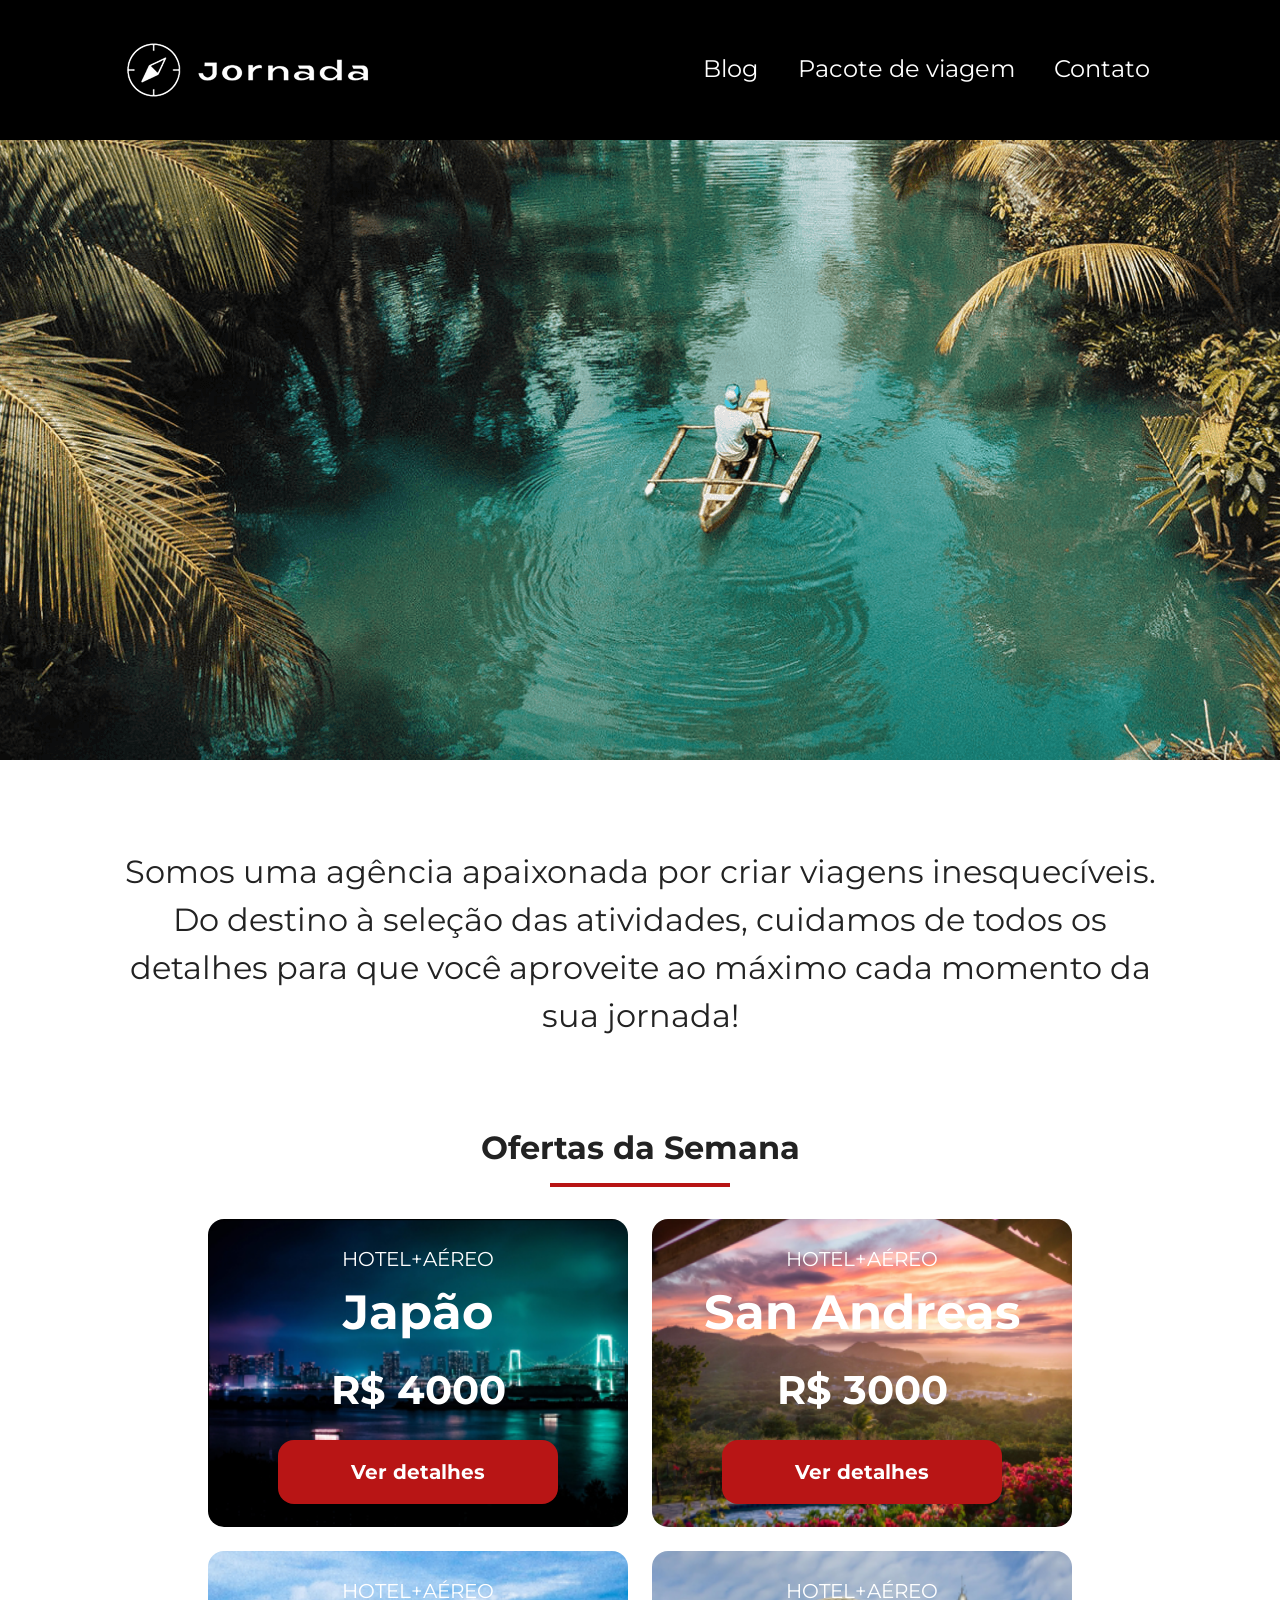
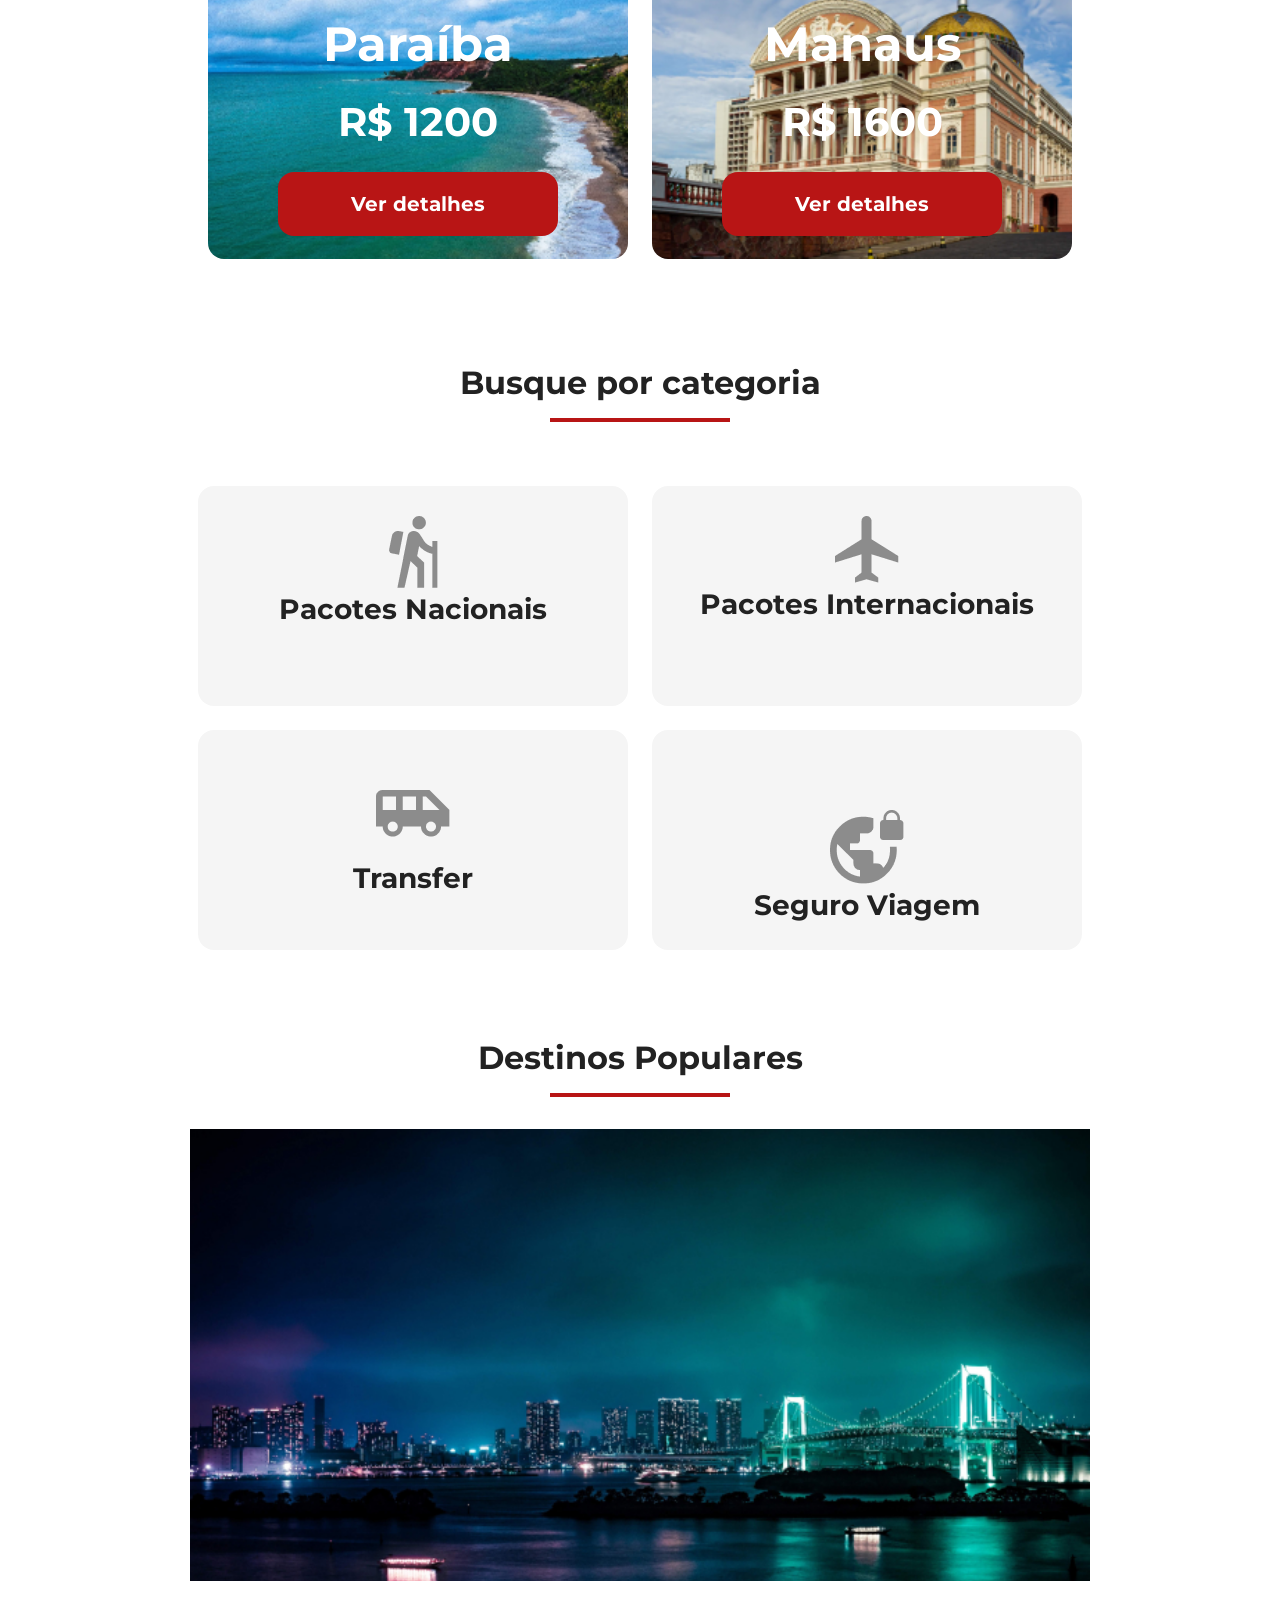
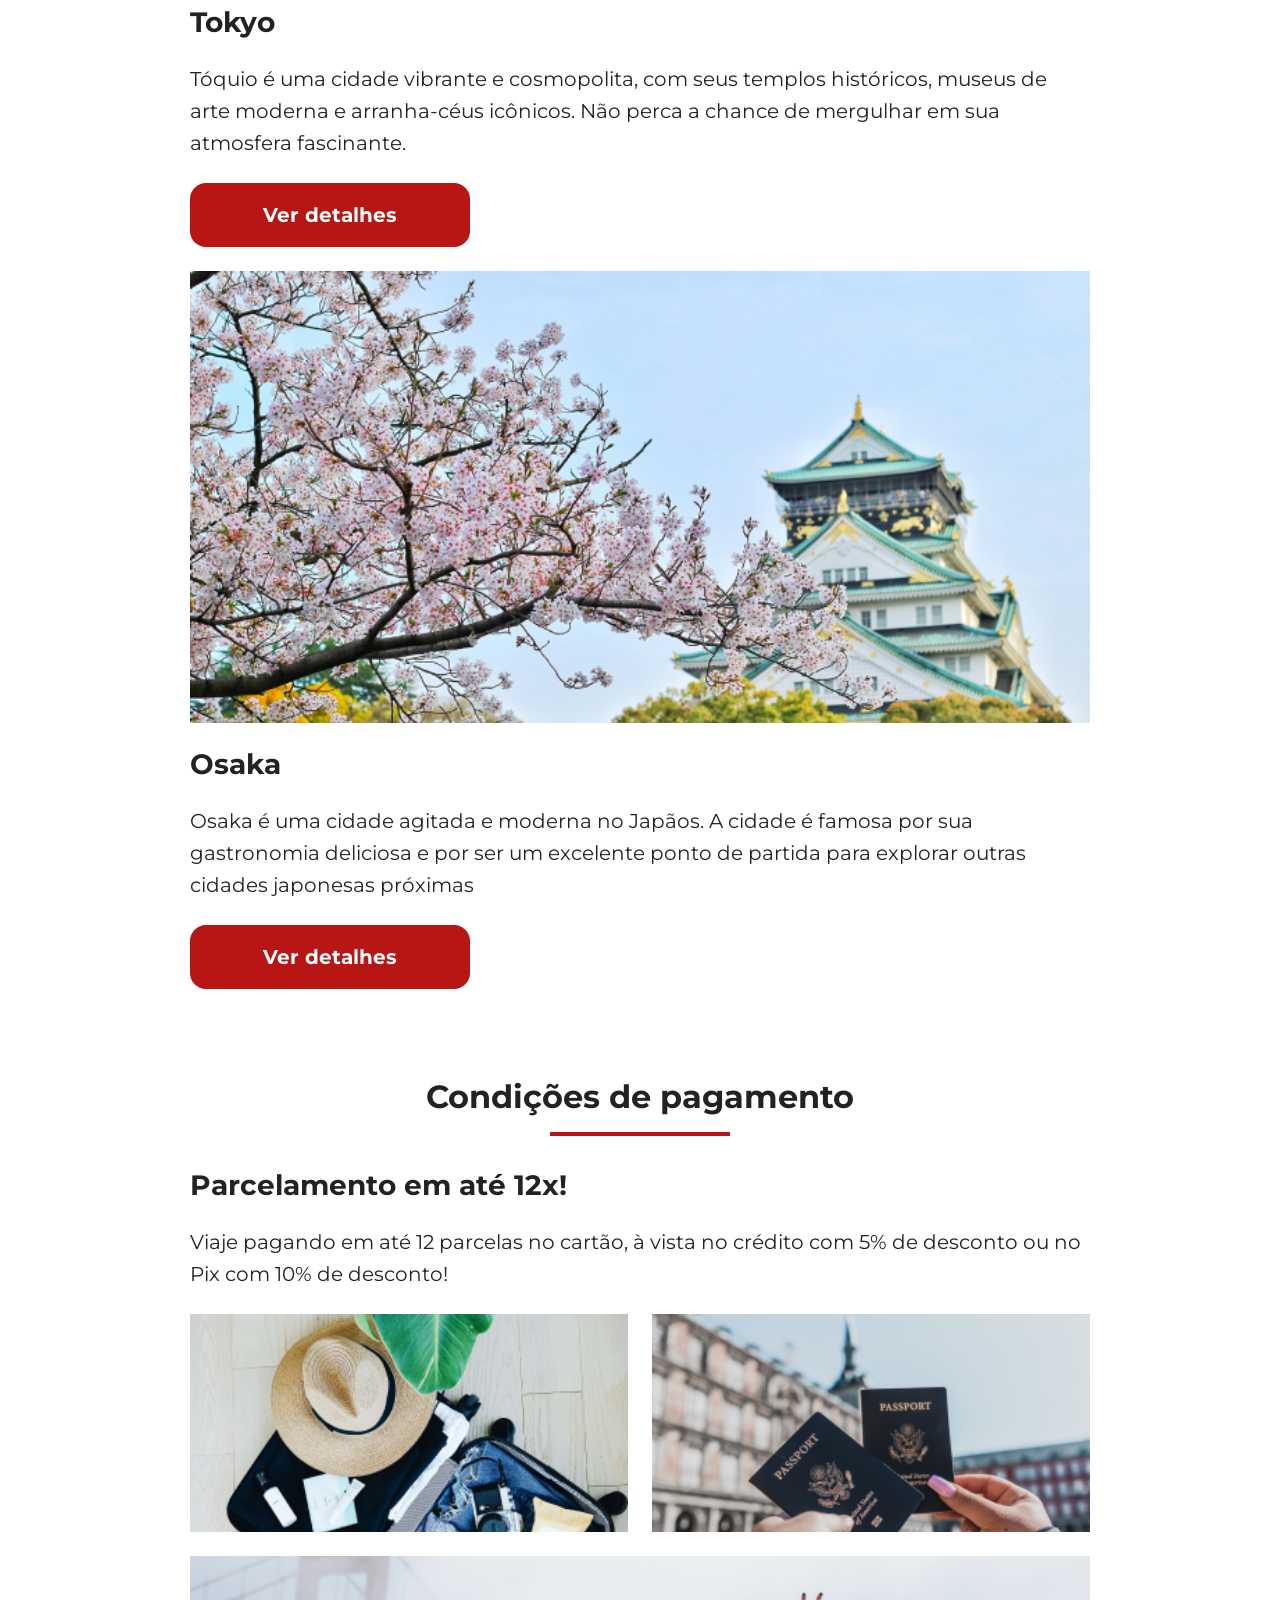
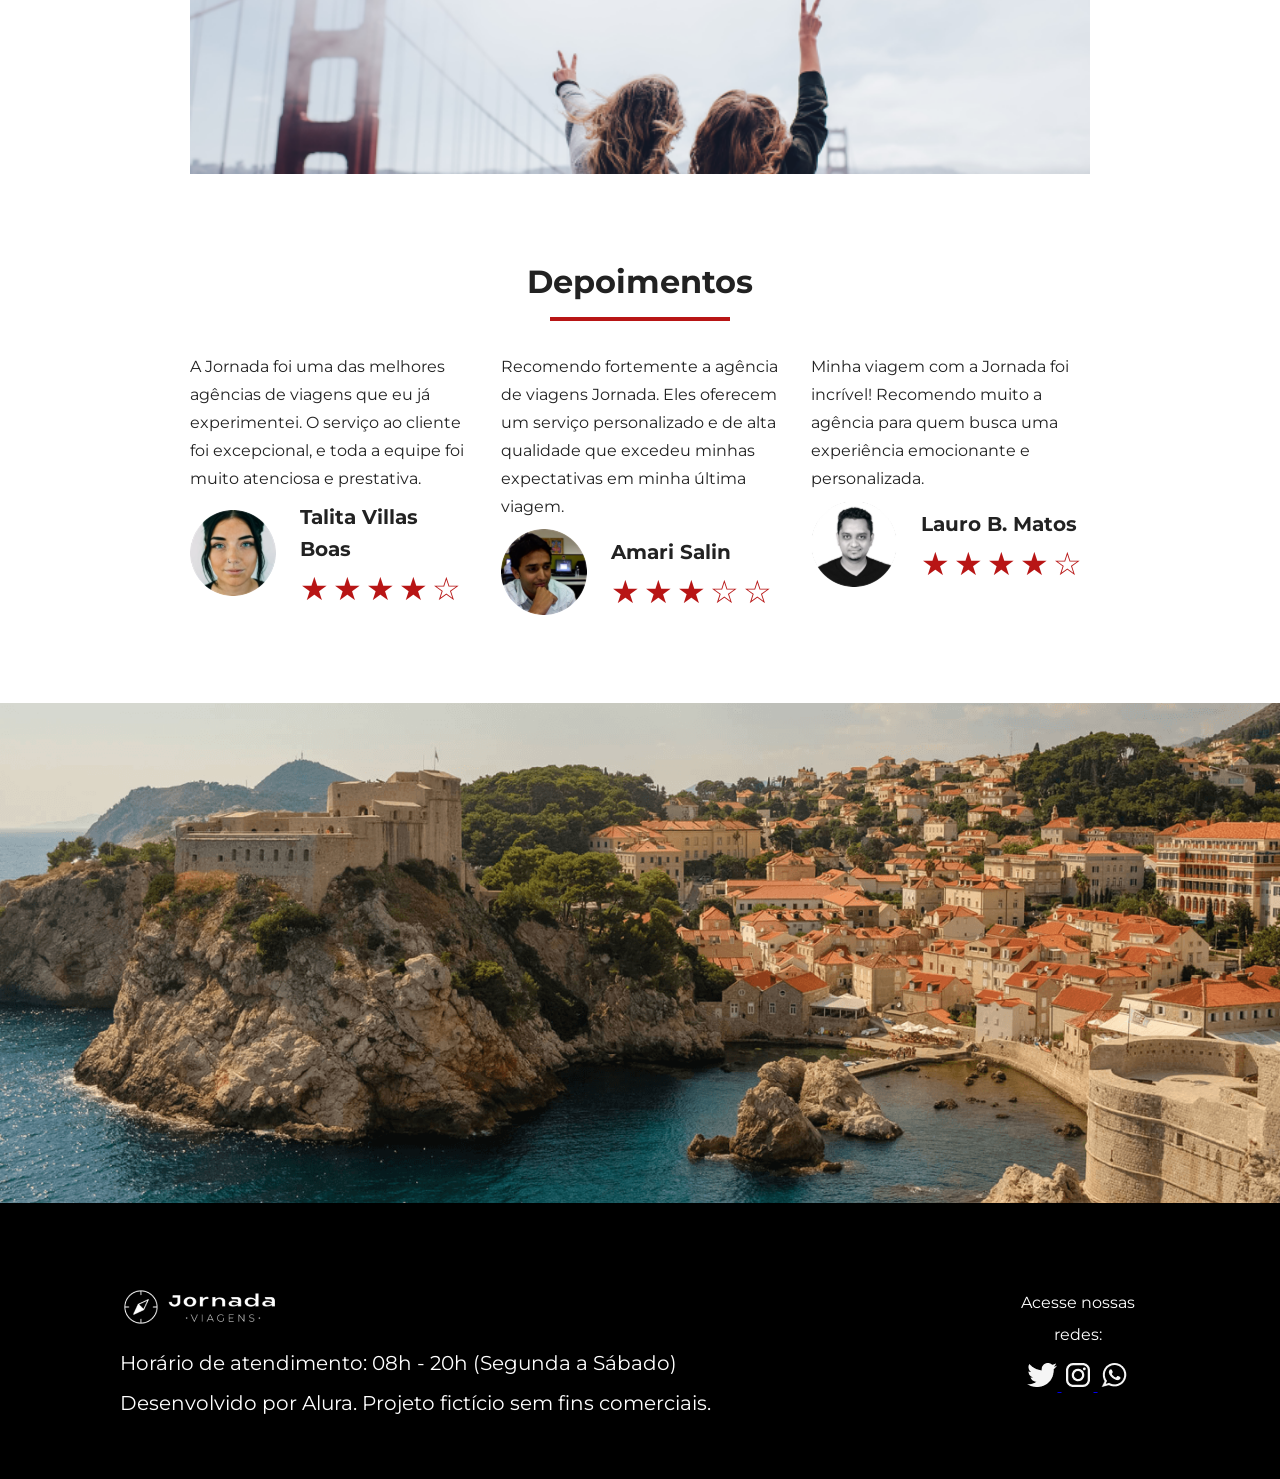
<file: index.html>
<!doctype html>
<html lang="pt-BR">
  <head>
    <meta charset="UTF-8" />
    <meta name="viewport" content="width=device-width, initial-scale=1.0" />
    <meta
      name="description"
      content="Jornada viagens, agência apaixonada por criar viagens inesquecíveis"
    />
    <meta name="og:title" content="Jornada viagens" />
    <meta
      name="og:description"
      content="Jornada viagens, agência apaixonada por criar viagens inesquecíveis"
    />
    <meta name="og:image" content="" />
    <meta name="og:type" content="Website" />
    <meta
      name="og:url"
      content="http://127.0.0.1:5500/Jornada-viagens/index.html"
    />
    <link rel="icon" href="favico.png" />
    <link rel="stylesheet" href="./css/style.css" />
    <title>Jornada Viagens</title>
  </head>
  <body>
    <header class="main-header">
      <a class="logo" href="index.html" title="Voltar para pagina inicial">
        <img
          class="img-mobile"
          src="img/bussula_jornada_branca.png"
          alt="Bussula do logo Jornada Viagens na cor branca"
        />
        <img
          class="img-desktop"
          src="img/bussula-texto-jornada-branco.png"
          alt="Bussula do logo Jornada Viagens na cor branca"
        />
      </a>
      <div class="navigation-menu">
        <label for="menu">
          <img src="img/menu.png" alt="Menu" />
        </label>
        <input type="checkbox" id="menu" hidden />
        <nav>
          <ul class="list-links">
            <li>
              <a href="blog.html" target="_blank" title="Acessar Blog">Blog</a>
            </li>
            <li>
              <a
                href="pacote-viagem.html"
                target="_blank"
                title="Acessar Pacotes de viagem"
                >Pacote de viagem</a
              >
            </li>
            <li>
              <a href="contato.html" target="_blank" title="Acessar Contato"
                >Contato</a
              >
            </li>
          </ul>
        </nav>
      </div>
    </header>
    <section class="hero">
      <div class="hero-img"></div>
      <h2>
        Somos uma agência apaixonada por criar viagens inesquecíveis. Do destino
        à seleção das atividades, cuidamos de todos os detalhes para que você
        aproveite ao máximo cada momento da sua jornada!
      </h2>
    </section>
    <section class="offers">
      <div class="section-title">
        <h2>Ofertas da Semana</h2>
        <hr />
      </div>
      <div class="offers-cards">
        <article class="card japao">
          <header>
            <p class="content-text">HOTEL+AÉREO</p>
            <h3 class="content-title">
              Japão <br />
              <span>R$ 4000</span>
            </h3>
          </header>
          <footer>
            <a href="#" class="button">Ver detalhes</a>
          </footer>
        </article>
        <article class="card san-andreas">
          <header>
            <p class="content-text">HOTEL+AÉREO</p>
            <h3 class="content-title">
              San Andreas <br />
              <span>R$ 3000</span>
            </h3>
          </header>
          <footer>
            <a href="#" class="button">Ver detalhes</a>
          </footer>
        </article>
        <article class="card paraiba">
          <header>
            <p class="content-text">HOTEL+AÉREO</p>
            <h3 class="content-title">
              Paraíba <br />
              <span>R$ 1200</span>
            </h3>
          </header>
          <footer>
            <a href="#" class="button">Ver detalhes</a>
          </footer>
        </article>
        <article class="card manaus">
          <header>
            <p class="content-text">HOTEL+AÉREO</p>
            <h3 class="content-title">
              Manaus <br />
              <span>R$ 1600</span>
            </h3>
          </header>
          <footer>
            <a href="#" class="button">Ver detalhes</a>
          </footer>
        </article>
      </div>
    </section>
    <section class="search-cards">
      <div class="section-title">
        <h2>Busque por categoria</h2>
        <hr />
      </div>
      <div class="categories-cards">
        <a
          class="card"
          href="#"
          target="_blank"
          title="Busque pela categoria Pacotes Nacionais"
        >
          <img
            src="img/icone-pacotes-nacionais.png"
            alt="Icone cinza representando uma pessoa fazendo tracking"
          />
          <h3 class="content-title">Pacotes Nacionais</h3>
        </a>
        <a
          class="card"
          href="#"
          target="_blank"
          title="Busque pela categoria Pacotes Internacionais"
        >
          <img
            src="img/icone-pacotes-internacionais.png"
            alt="Icone cinza representando um avião"
          />
          <h3 class="content-title">Pacotes Internacionais</h3>
        </a>
        <a
          class="card single-line transfer"
          href="#"
          target="_blank"
          title="Busque pela categoria transfer"
        >
          <img
            src="img/icone-transfer.png"
            alt="Icone cinza representando uma van"
          />
          <h3 class="content-title">Transfer</h3>
        </a>
        <a
          class="card single-line"
          href="#"
          target="_blank"
          title="Busque pela categoria Seguro Viagem"
        >
          <img
            src="img/icone-seguro-viagem.png"
            alt="Icone cinza representando um globo e um cadeado"
          />
          <h3 class="content-title">Seguro Viagem</h3>
        </a>
      </div>
    </section>
    <section class="popular-destiny">
      <div class="section-title">
        <h2>Destinos Populares</h2>
        <hr />
      </div>
      <div class="popular-cards">
        <article class="destiny tokyo">
          <header>
            <div class="destiny-img"></div>
            <h3 class="content-title">Tokyo</h3>
          </header>
          <p class="content-text">
            Tóquio é uma cidade vibrante e cosmopolita, com seus templos
            históricos, museus de arte moderna e arranha-céus icônicos. Não
            perca a chance de mergulhar em sua atmosfera fascinante.
          </p>
          <footer>
            <a
              href="#"
              class="button"
              target="_blank"
              title="Veja mais detalhes dp destino Tokyo"
              >Ver detalhes</a
            >
          </footer>
        </article>
        <article class="destiny osaka">
          <header>
            <div class="destiny-img"></div>
            <h3 class="content-title">Osaka</h3>
          </header>
          <p class="content-text">
            Osaka é uma cidade agitada e moderna no Japãos. A cidade é famosa
            por sua gastronomia deliciosa e por ser um excelente ponto de
            partida para explorar outras cidades japonesas próximas
          </p>
          <footer>
            <a
              href="#"
              class="button"
              target="_blank"
              title="Veja mais detalhes dp destino Osaka"
              >Ver detalhes</a
            >
          </footer>
        </article>
      </div>
    </section>
    <section class="payments">
      <div class="section-title">
        <h2>Condições de pagamento</h2>
        <hr />
      </div>
      <div class="content-container">
        <div class="text-content">
          <h3 class="content-title">Parcelamento em até 12x!</h3>
          <p class="content-text">
            Viaje pagando em até 12 parcelas no cartão, à vista no crédito com
            5% de desconto ou no Pix com 10% de desconto!
          </p>
        </div>
        <div class="image-content">
          <div class="image bag"></div>
          <div class="image passaport"></div>
          <div class="image people colspan-2"></div>
        </div>
      </div>
    </section>
    <section class="testimonials">
      <div class="section-title">
        <h2>Depoimentos</h2>
        <hr />
      </div>
      <div class="testimonial-container">
        <article>
          <header>
            <p>
              A Jornada foi uma das melhores agências de viagens que eu já
              experimentei. O serviço ao cliente foi excepcional, e toda a
              equipe foi muito atenciosa e prestativa.
            </p>
          </header>
          <footer>
            <img
              src="img/avatar-talita.png"
              alt="imagem de perfil da cliente Talita Villas Boas"
            />
            <div class="profile-content">
              <h3>Talita Villas Boas</h3>
              <div class="rating">
                <span class="star">★</span>
                <span class="star">★</span>
                <span class="star">★</span>
                <span class="star">★</span>
                <span class="star">☆</span>
              </div>
            </div>
          </footer>
        </article>
        <article>
          <header>
            <p>
              Recomendo fortemente a agência de viagens Jornada. Eles oferecem
              um serviço personalizado e de alta qualidade que excedeu minhas
              expectativas em minha última viagem.
            </p>
          </header>
          <footer>
            <img
              src="img/avatar-amari.png"
              alt="imagem de perfil da cliente Amari Salin"
            />
            <div class="profile-content">
              <h3>Amari Salin</h3>
              <div class="rating">
                <span class="star">★</span>
                <span class="star">★</span>
                <span class="star">★</span>
                <span class="star">☆</span>
                <span class="star">☆</span>
              </div>
            </div>
          </footer>
        </article>
        <article>
          <header>
            <p>
              Minha viagem com a Jornada foi incrível! Recomendo muito a agência
              para quem busca uma experiência emocionante e personalizada.
            </p>
          </header>
          <footer>
            <img
              src="img/avatar-lauro.png"
              alt="imagem de perfil da cliente Lauro B. Matos"
            />
            <div class="profile-content">
              <h3>Lauro B. Matos</h3>
              <div class="rating">
                <span class="star">★</span>
                <span class="star">★</span>
                <span class="star">★</span>
                <span class="star">★</span>
                <span class="star">☆</span>
              </div>
            </div>
          </footer>
        </article>
      </div>
    </section>
    <section class="bottom-hero">
      <div class="hero-img"></div>
    </section>
    <footer class="main-footer">
      <div class="footer-content">
        <img
          src="img/logo-footer.png"
          alt="Logo do site jornada viagens com o nome"
        />
        <p>Horário de atendimento: 08h - 20h (Segunda a Sábado)</p>
        <p>Desenvolvido por Alura. Projeto fictício sem fins comerciais.</p>
      </div>
      <div class="footer-social">
        <p>Acesse nossas redes:</p>
        <a href="#" target="_blank" title="Acesse o Twitter do Jornada Viagens">
          <img src="img/img-twiter.png" alt="Icone do twitter" />
        </a>
        <a
          href="#"
          target="_blank"
          title="Acesse o Instagram do Jornada Viagens"
        >
          <img src="img/img-instragam.png" alt="Icone instragram" />
        </a>
        <a
          href="#"
          target="_blank"
          title="Acesse o Whatsapp do Jornada Viagens"
        >
          <img src="img/img-whatsapp.png" alt="Icone do whatsapp" />
        </a>
      </div>
    </footer>
  </body>
</html>
</file>
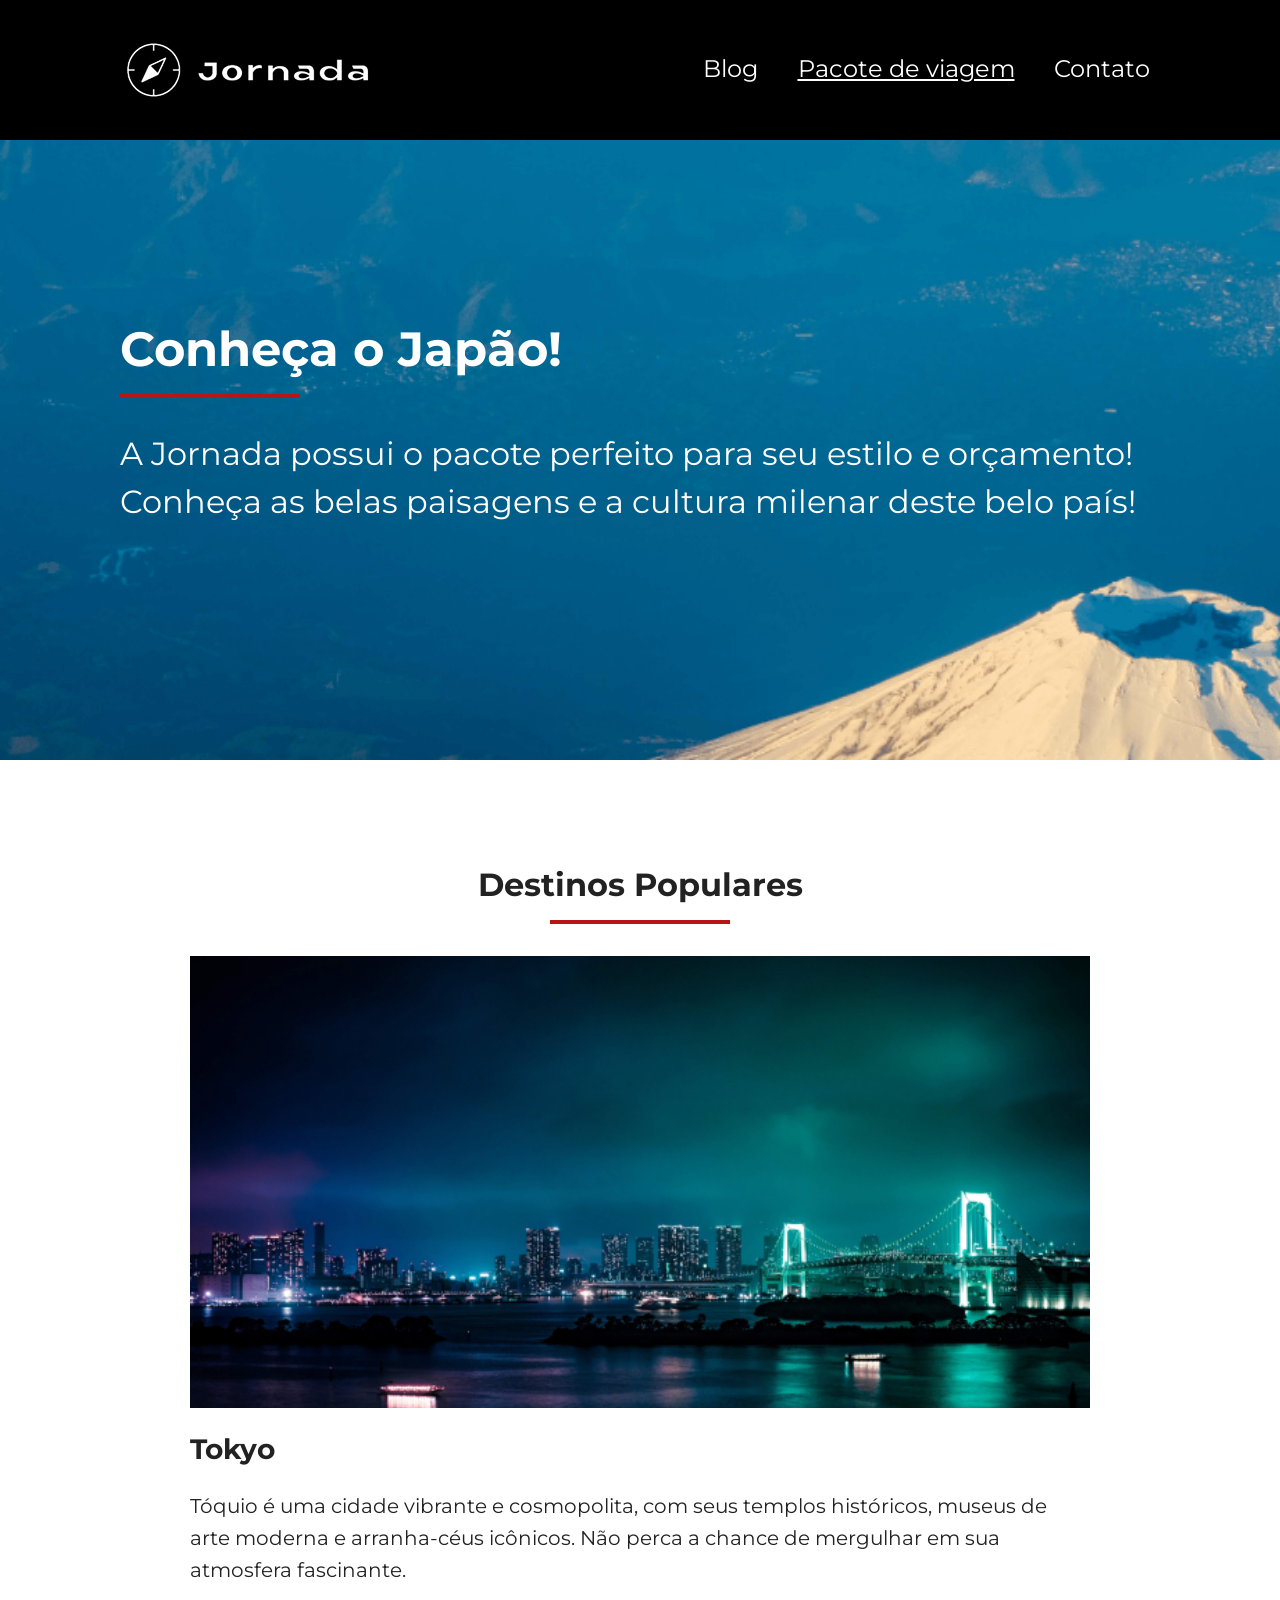
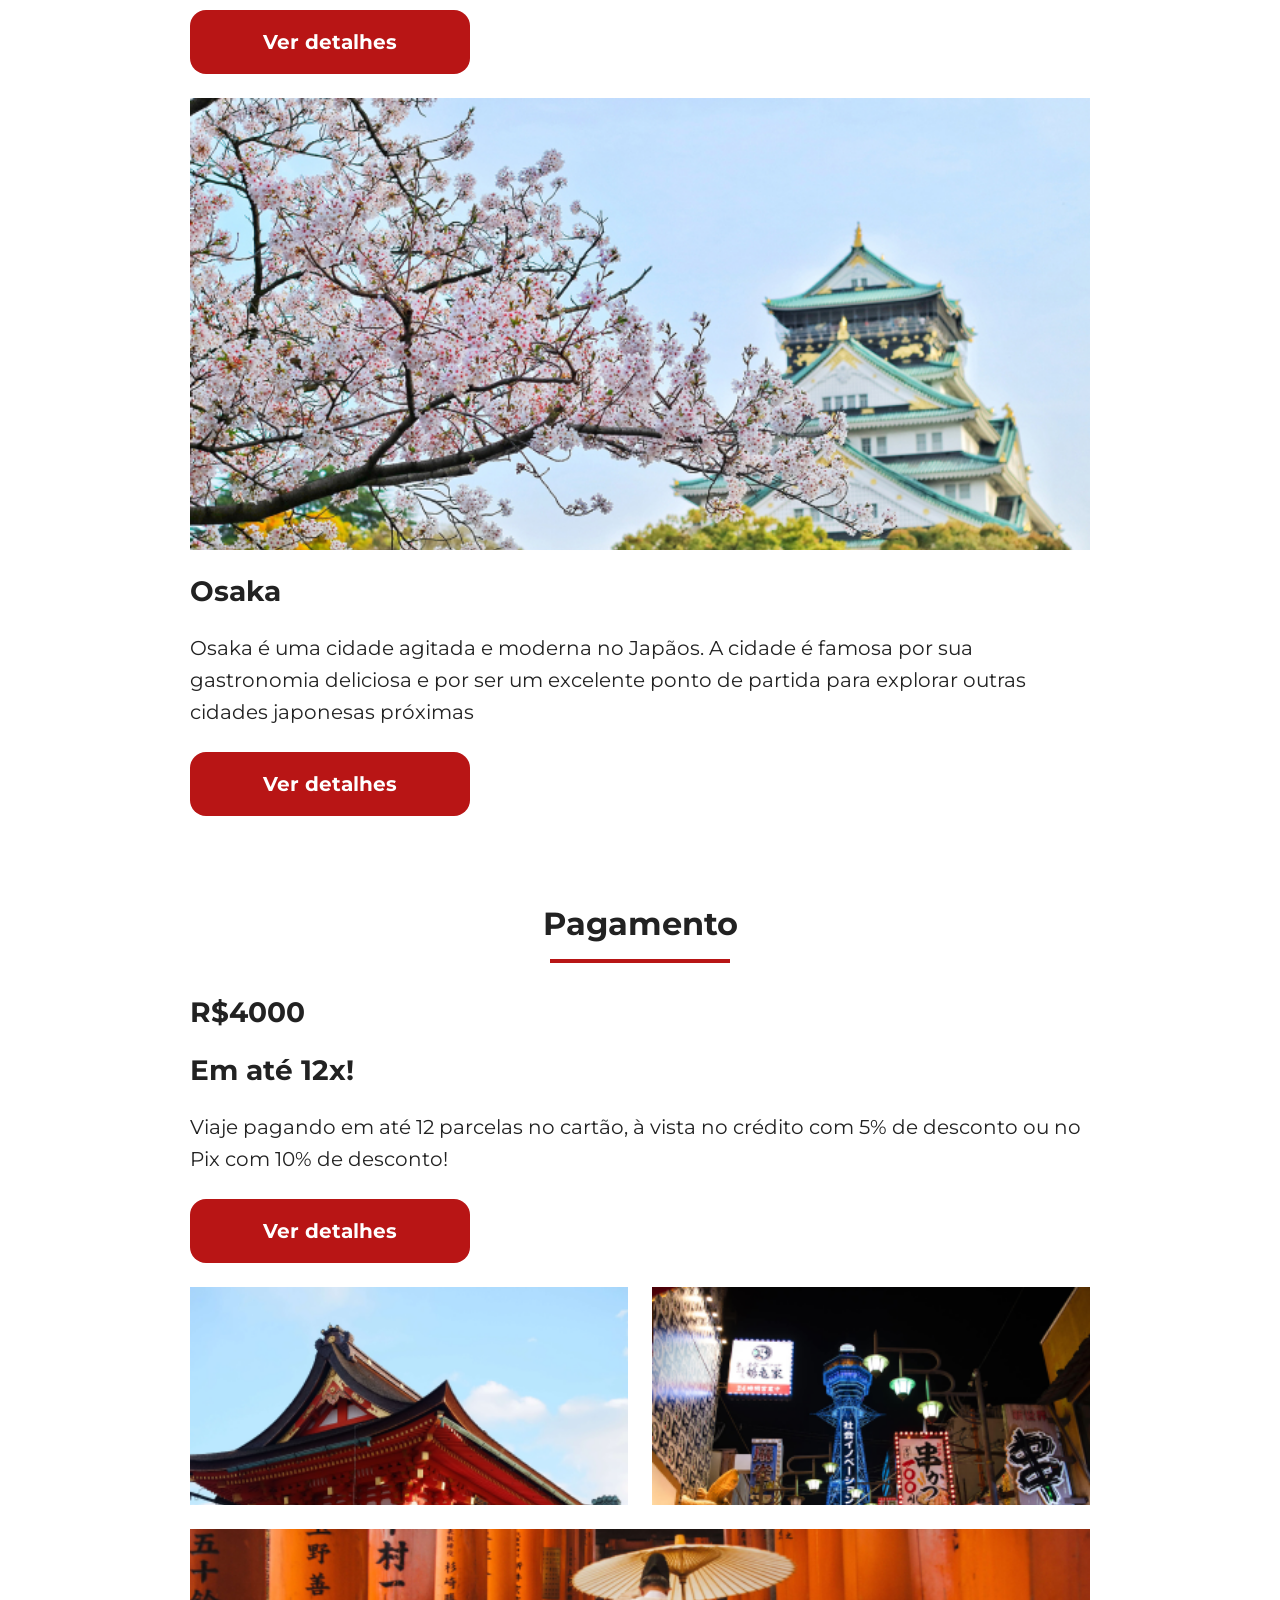
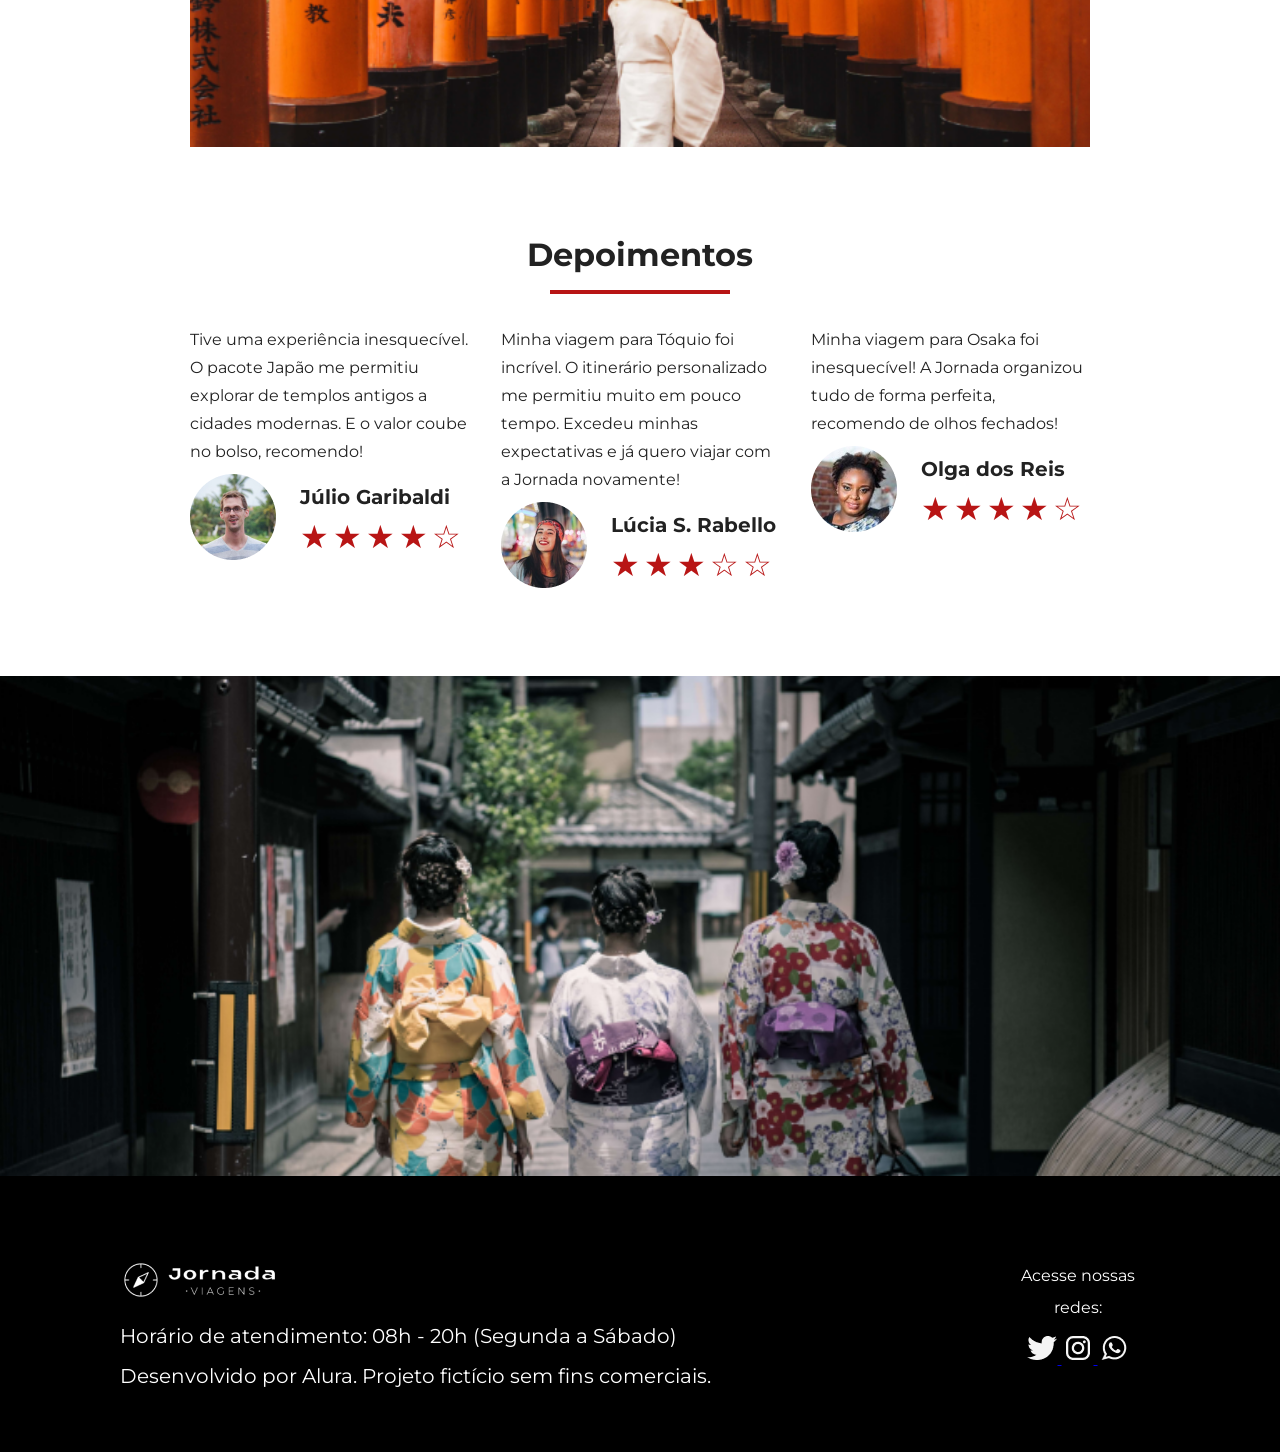
<file: pacote-viagem.html>
<!doctype html>
<html lang="en">
  <head>
    <meta charset="UTF-8" />
    <meta name="viewport" content="width=device-width, initial-scale=1.0" />
    <link rel="icon" href="favico.png" />
    <link rel="stylesheet" href="./css/style.css" />
    <title>Pacote de viagem</title>
  </head>
  <body>
    <header class="main-header">
      <a class="logo" href="index.html" title="Voltar para pagina inicial">
        <img
          class="img-mobile"
          src="img/bussula_jornada_branca.png"
          alt="Bussula do logo Jornada Viagens na cor branca"
        />
        <img
          class="img-desktop"
          src="img/bussula-texto-jornada-branco.png"
          alt="Bussula do logo Jornada Viagens na cor branca"
        />
      </a>
      <div class="navigation-menu">
        <label for="menu">
          <img src="img/menu.png" alt="Menu" />
        </label>
        <input type="checkbox" id="menu" hidden />
        <nav>
          <ul class="list-links">
            <li>
              <a href="blog.html" target="_blank" title="Acessar Blog">Blog</a>
            </li>
            <li>
              <a
                class="active"
                href="pacote-viagem.html"
                target="_blank"
                title="Acessar Pacotes de viagem"
                >Pacote de viagem</a
              >
            </li>
            <li>
              <a href="contato.html" target="_blank" title="Acessar Contato"
                >Contato</a
              >
            </li>
          </ul>
        </nav>
      </div>
    </header>
    <section class="hero-travel">
      <div class="hero-img">
        <div class="hero-text">
          <h1>Conheça o Japão!</h1>
          <hr />
          <p class="content-text">
            A Jornada possui o pacote perfeito para seu estilo e orçamento!
            Conheça as belas paisagens e a cultura milenar deste belo país!
          </p>
        </div>
      </div>
    </section>
    <section class="popular-destiny">
      <div class="section-title">
        <h2>Destinos Populares</h2>
        <hr />
      </div>
      <div class="popular-cards">
        <article class="destiny tokyo">
          <header>
            <div class="destiny-img"></div>
            <h3 class="content-title">Tokyo</h3>
          </header>
          <p class="content-text">
            Tóquio é uma cidade vibrante e cosmopolita, com seus templos
            históricos, museus de arte moderna e arranha-céus icônicos. Não
            perca a chance de mergulhar em sua atmosfera fascinante.
          </p>
          <footer>
            <a
              href="#"
              class="button"
              target="_blank"
              title="Veja mais detalhes dp destino Tokyo"
              >Ver detalhes</a
            >
          </footer>
        </article>
        <article class="destiny osaka">
          <header>
            <div class="destiny-img"></div>
            <h3 class="content-title">Osaka</h3>
          </header>
          <p class="content-text">
            Osaka é uma cidade agitada e moderna no Japãos. A cidade é famosa
            por sua gastronomia deliciosa e por ser um excelente ponto de
            partida para explorar outras cidades japonesas próximas
          </p>
          <footer>
            <a
              href="#"
              class="button"
              target="_blank"
              title="Veja mais detalhes dp destino Osaka"
              >Ver detalhes</a
            >
          </footer>
        </article>
      </div>
    </section>
    <section class="payments">
      <div class="section-title">
        <h2>Pagamento</h2>
        <hr />
      </div>
      <div class="content-container">
        <div class="text-content">
          <h2 class="content-title">R$4000</h2>
          <h4 class="content-title">Em até 12x!</h4>
          <p class="content-text">
            Viaje pagando em até 12 parcelas no cartão, à vista no crédito com
            5% de desconto ou no Pix com 10% de desconto!
          </p>
          <a
            href="#"
            class="button"
            target="_blank"
            title="Veja mais detalhes de pagamentos"
            >Ver detalhes</a
          >
        </div>
        <div class="image-content">
          <div class="image japao-1"></div>
          <div class="image japao-2"></div>
          <div class="image japao-3 colspan-2"></div>
        </div>
      </div>
    </section>
    <section class="testimonials">
      <div class="section-title">
        <h2>Depoimentos</h2>
        <hr />
      </div>
      <div class="testimonial-container">
        <article>
          <header>
            <p>
              Tive uma experiência inesquecível. O pacote Japão me permitiu
              explorar de templos antigos a cidades modernas. E o valor coube no
              bolso, recomendo!
            </p>
          </header>
          <footer>
            <img
              src="img/avatar-julio.png"
              alt="imagem de perfil da cliente Júlio Garibaldi"
            />
            <div class="profile-content">
              <h3>Júlio Garibaldi</h3>
              <div class="rating">
                <span class="star">★</span>
                <span class="star">★</span>
                <span class="star">★</span>
                <span class="star">★</span>
                <span class="star">☆</span>
              </div>
            </div>
          </footer>
        </article>
        <article>
          <header>
            <p>
              Minha viagem para Tóquio foi incrível. O itinerário personalizado
              me permitiu muito em pouco tempo. Excedeu minhas expectativas e já
              quero viajar com a Jornada novamente!
            </p>
          </header>
          <footer>
            <img
              src="img/avatar-lucia.png"
              alt="imagem de perfil da cliente Lúcia S. Rabello"
            />
            <div class="profile-content">
              <h3>Lúcia S. Rabello</h3>
              <div class="rating">
                <span class="star">★</span>
                <span class="star">★</span>
                <span class="star">★</span>
                <span class="star">☆</span>
                <span class="star">☆</span>
              </div>
            </div>
          </footer>
        </article>
        <article>
          <header>
            <p>
              Minha viagem para Osaka foi inesquecível! A Jornada organizou tudo
              de forma perfeita, recomendo de olhos fechados!
            </p>
          </header>
          <footer>
            <img
              src="img/avatar-olga.png"
              alt="imagem de perfil da cliente Olga dos Reis"
            />
            <div class="profile-content">
              <h3>Olga dos Reis</h3>
              <div class="rating">
                <span class="star">★</span>
                <span class="star">★</span>
                <span class="star">★</span>
                <span class="star">★</span>
                <span class="star">☆</span>
              </div>
            </div>
          </footer>
        </article>
      </div>
    </section>
    <section class="bottom-hero">
      <div class="hero-img travel"></div>
    </section>
    <footer class="main-footer">
      <div class="footer-content">
        <img
          src="img/logo-footer.png"
          alt="Logo do site jornada viagens com o nome"
        />
        <p>Horário de atendimento: 08h - 20h (Segunda a Sábado)</p>
        <p>Desenvolvido por Alura. Projeto fictício sem fins comerciais.</p>
      </div>
      <div class="footer-social">
        <p>Acesse nossas redes:</p>
        <a href="#" target="_blank" title="Acesse o Twitter do Jornada Viagens">
          <img src="img/img-twiter.png" alt="Icone do twitter" />
        </a>
        <a
          href="#"
          target="_blank"
          title="Acesse o Instagram do Jornada Viagens"
        >
          <img src="img/img-instragam.png" alt="Icone instragram" />
        </a>
        <a
          href="#"
          target="_blank"
          title="Acesse o Whatsapp do Jornada Viagens"
        >
          <img src="img/img-whatsapp.png" alt="Icone do whatsapp" />
        </a>
      </div>
    </footer>
  </body>
</html>
</file>
<file: css/style.css>
@import url(global.css);
@import url(header.css);
@import url(hero.css);
@import url(offers.css);
@import url(search.css);
@import url(popular.css);
@import url(payments.css);
@import url(testimonials.css);
@import url(footer.css);
</file>
